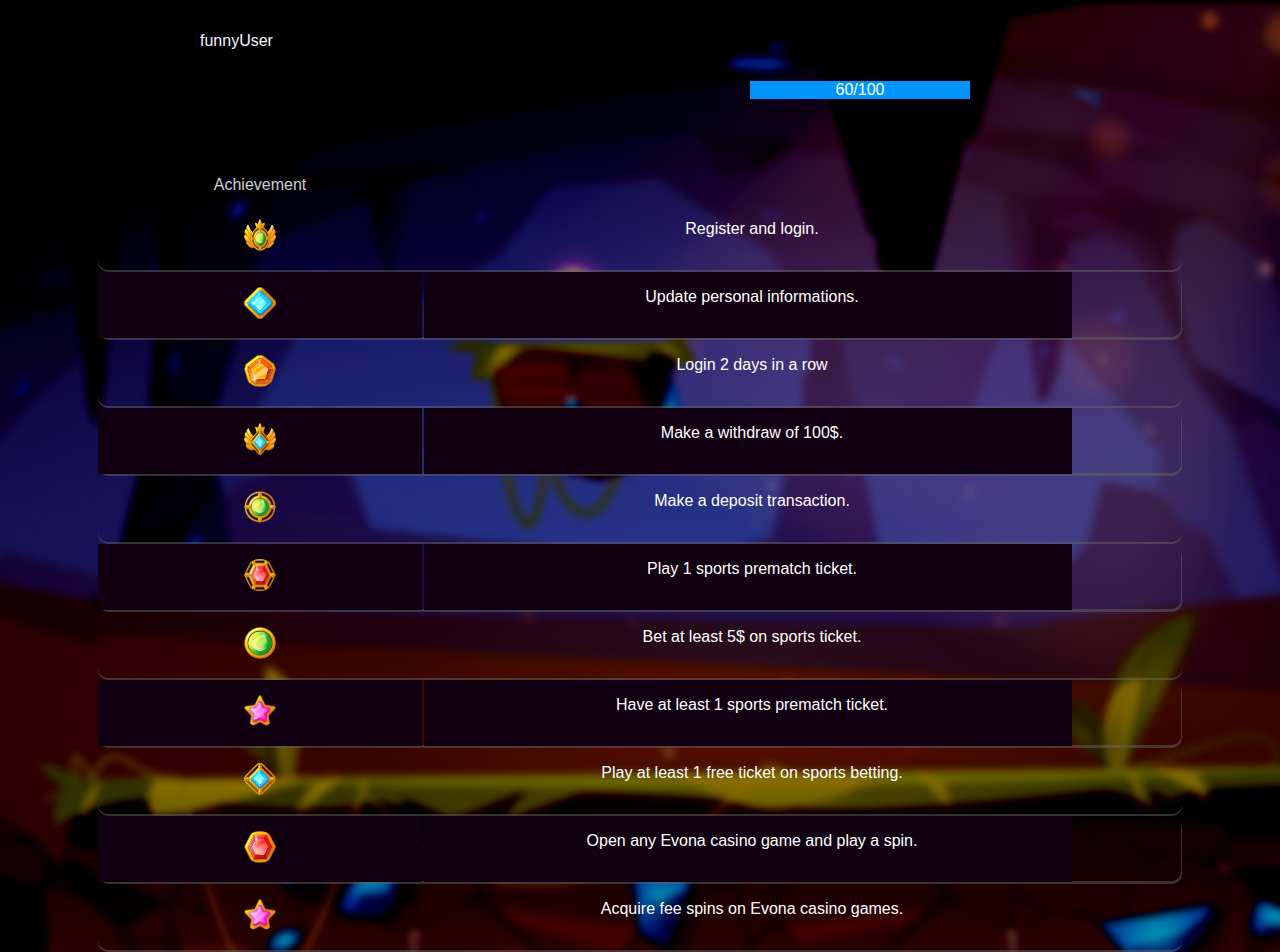
<file: src/main/resources/static/ach.html>
<!DOCTYPE html>
<html lang="en">
<head>
 <meta charset="UTF-8">
 <meta http-equiv="X-UA-Compatible" content="IE=edge">
 <meta name="viewport" content="width=device-width, initial-scale=1.0">
 <link rel="stylesheet" href="ach.css">
 <title>Hackathon</title>
</head>
<body background="assets\background.png">
 <div class="leaderboard">
  <header>funnyUser</header>

  <div class="row" style="display: flex;">
   <h2 class="column header-text" style=" float: left; width:50%">Achievements</h2>
   <div class="column" style=" float: left; width:50%">

    <div class="w3-light-grey">
     <div class="w3-grey" style="margin-top: 7%; margin-left: 25%; height:18px;width:50%; z-index: 2; color: white; background-color: #0094ff; text-align: center;">60/100</div>
   </div>
   
   </div>

  </div>

  </div>
      <table>
          <thead>
              <tr>
                  <td>
                   Achievement
                  </td>
                  <td>
                      
                  </td>
                  <td>
                      
                  </td>
              </tr>
          </thead>
          <tbody>
              <tr>
                  <td id="winner"><img src="assets\Asset 17@2x.png" alt=""></td>
                  <td><p> Register and login. </p></td>
                  
                  
              </tr>
              
              <tr>
                  <td id="runner-up"><img src="assets\Asset 11@2x.png" alt=""></td>
                  <td><p> Update personal informations.</p></td>
                 
              </tr>
              
              <tr>
                  <td id="second-runner-up"><img src="assets\Asset 7@2x.png" alt=""></td>
                  <td><p> Login 2 days in a row</p></td>
                  
                  
              </tr>
              
              <tr>
                  <td><img src="assets\Asset 9@2x.png" alt=""></td>
                  <td><p>  Make a withdraw of 100$.</p></td>
                  
              </tr>
              
              <tr>
                  <td><img src="assets\Asset 18@2x.png" alt=""></td>
                  <td><p> Make a deposit transaction.</p></td>
                  
                  
              </tr>

              <tr>
               <td><img src="assets\Asset 14@2x.png" alt=""></td>
               <td><p> Play 1 sports prematch ticket.</p></td>
               
              </tr>

              <tr>
               <td><img src="assets\Asset 19@2x.png" alt=""></td>
               <td><p> Bet at least 5$ on sports ticket.</p></td>
 
              </tr>

                <tr>
                    <td><img src="assets\Asset 3@2x.png" alt=""></td>
                    <td><p> Have at least 1 sports prematch ticket.</p></td>
  
                </tr>
                <tr>
                    <td><img src="assets\Asset 10@2x.png" alt=""></td>
                    <td><p> Play at least 1 free ticket on sports betting.</p></td>
      
                </tr>
                <tr>
                    <td><img src="assets\Asset 15@2x.png" alt=""></td>
                    <td><p> Open any Evona casino game and play a spin.</p></td>
      
                </tr>
                <tr>
                    <td><img src="assets\Asset 3@2x.png" alt=""></td>
                    <td><p> Acquire fee spins on Evona casino games.</p></td>
      
                </tr>

          </tbody>
      </table>
  </div>
</div>
 
</body>
</html>
</file>
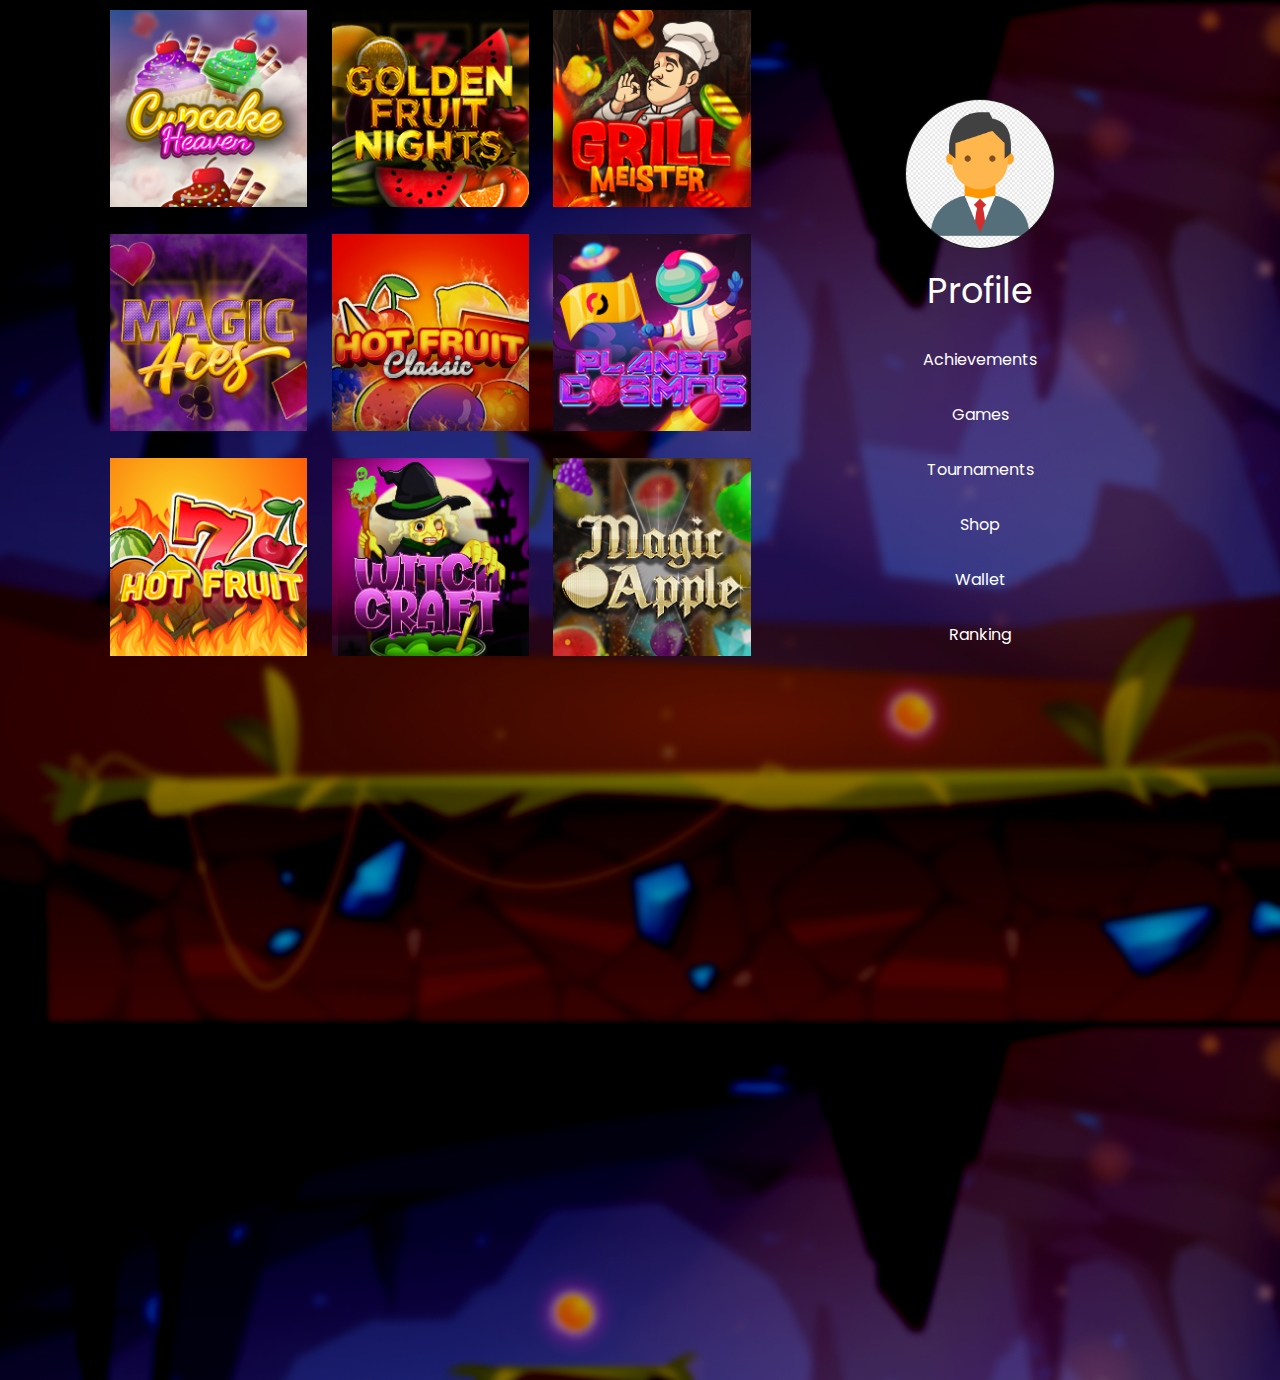
<file: src/main/resources/static/evona.html>
<!DOCTYPE html>
<html lang="en">
<head>
    <meta charset="UTF-8"/>
    <meta http-equiv="X-UA-Compatible" content="IE=edge"/>
    <meta name="viewport" content="width=device-width, initial-scale=1.0"/>
    <title>Document</title>
    <link rel="stylesheet" href="style.css"/>
    <script src="javasript.js" defer></script>
</head>
<body>
<div class="img-table">
    <img src="assets/cupcake.png" alt="">
    <img src="assets/GOLDEN FRUIT NIGHT.png" alt="">
    <img src="assets/GRILL MASTER.png" alt="">
    <img src="assets/magic aces.png" alt="">
    <img src="assets/hot fruit classic.png" alt="">
    <img src="assets/PLANET COSMOS.png" alt="">
    <img src="assets/HOT FRUIT.png" alt="">
    <img src="assets/WITCHCRAFT.png" alt="">
    <img src="assets/MAGIC APPLE.png" alt="">

</div>

<div class="row">
    <aside class="Providno" style="margin-top:-30%;">
        <div class="navbar">
            <div class="user-logo"><img src="assets/edvinslikauser.png"/></div>
            <nav>
                <ul>
                    <li id = "profileName" name="about" class="profil">Profile</li>
                    <li name="resume">Achievements</li>
                    <li name="contact">Games</li>
                    <li name="tournaments">Tournaments</li>
                    <li name="Shop">Shop</li>
                    <li name="Wallet">Wallet</li>
                    <li name="Ranking"><a style="text-decoration: none; color: white" href="ach.html">Ranking</a></li>

                </ul>
            </nav>
        </div>
    </aside>
    <main>
        <div class="card active home" data-home>
            <div class="title">Home Page</div>

        </div>
        <div class="card about" data-about>
            <div class="title">About Me Page</div>

        </div>
        <div class="card resume" data-resume>
            <div class="title">Resume Page</div>
            <div class="content">Content Goes Here</div>
        </div>
        <div class="card contact" data-contact>
            <div class="title">Contact Page</div>
            <div class="content">Content Goes Here</div>
        </div>
    </main>
</div>
<script>
    const showMessage = () => {
        alert("Hello JavaScript");
    };

</script>
</body>
<style>
    #Progress_Status {
        width: 100%;
        background-color: #ddd;
    }

    #myprogressBar {
        width: 100%;
        height: 20px;
        background-color: #4CAF50;
    }
</style>
</html>
</file>
<file: src/main/resources/static/ach.css>
body{
 font-family: sans-serif;
 margin: 0;
 background-color: #000;
 overflow-x: hidden;
}
.leaderboard{
 max-width: 55em;
 margin-right: auto;
 margin-left: auto;
 display: block;
 padding: 1em;
 padding-top: 2em;
}
header{
 color:aliceblue;
}

.description{
 display: inline-block;
 text-align: center;
 margin: 1em;
 color: white;
 transform: translateY(-5em);
}
.search{
 border-radius: 5px;
 border: none;
 background-color: transparent;
 border-bottom: #0aa989 2px solid;
 padding: .5em;
 font-size: 1em;
 color: white;
 
}
.search:focus{
 outline: none;
}
table{
 margin-top: 2em;
 height: 45em;
 width: 68em;
 color: white;
 margin-right: auto;
 margin-left: auto;
}
table thead{
 opacity: .8;
}
table img{
 width:2em;
 height: 2em;
 border-radius: 100%;

}
table td{
 max-width: 2em;
 padding: .5em;
 text-align: center;
}
tbody tr{
 box-shadow: 0 2px rgba(100,100,100,.5);
 border-radius: 10px;
}
tbody tr:hover{
 transform: scale(1.025);
 transition: .2s ease-in-out;
}
tbody tr td:nth-child(2) p{
 display: inline-block;
 transform: translateY(-.5em);
 padding-left: .5em;
 text-align: left;
}
table td:nth-child(2){
 max-width: 5em;
}
tbody tr:nth-child(even){
 background-color: rgb(17, 0, 17);
}
#winner{
 color: gold;
 font-weight: 800;
}
#runner-up{
 color: silver;
 font-weight: 800;

}
#second-runner-up{
 color: #cd7f32;
 font-weight: 800;
}
@media(max-width:860px){
 .leaderboard{
     padding: 0;
 }
 .theme-img{
     margin-right: auto;
     margin-left: auto;
     display: block;
 }
 .description{
     display: block;
     transform: translateY(0);
 }
 table{
     max-width: 100vw;
     overflow-x: scroll;

 }
}
</file>
<file: src/main/resources/static/style.css>
@import url("https://fonts.googleapis.com/css2?family=Poppins:wght@300&display=swap");
:root {
  --navbar-width: 300px;
  --color-light: #fff;
}
* {
  margin: 0;
  padding: 0;
  box-sizing: border-box;
  font-family: "Poppins", sans-serif;
}

body {
  height: 100vh;
  width: 100vw;
  display: flex;
  justify-content: right;
  align-items: right;
  padding: 0px 100px;
  overflow: hidden;
  background-image: url(assets/background.png);
}

.container {
  display: flex;
  box-shadow: 0px 0px 15px 2px #7d03035e;
  overflow: hidden;
}

main {
  overflow: hidden;
  width: 30px;
  
}

aside {
  width: var(--navbar-width);
  height: 1000px;
  margin-top:-30%!important;
  width: 400px;
  display: flex;
  align-items: center;
  justify-content: center;
}
.navbar {
  width: 50%;
  display: flex;
  flex-direction: column;
  
  
  align-items: center;
}
.user-logo {
  height: 150px;
  width: 150px;
}
.user-logo img {
  height: 100%;
  width: 100%;
  border: 1px double #1f1f1f;
  border-radius: 50%;
}
nav,
ul {
  width: 100%;
  text-align: center;
}
li {
  list-style: none;
  padding: 15px 10px;
  position: relative;
  letter-spacing: 0px;
  cursor: pointer;
  transition: all 300ms ease-in-out;
  transform: translateY(0px);
  color: white;
}
li:hover {
  letter-spacing: 1px;
  transform: translateY(1px);
  color: var(--color-light);
  font-weight: 600;
}
li::before {
  content: "";
  background:rgba(151, 0, 70, 0.727);
  height: 100%;
  position: absolute;
  left: 0;
  top: 0;
  width: 0%;
  z-index: -1;
  transition: width 300ms ease-in-out;
}

li:hover::before {
  width: 100%;
}
.card {
  height: 500px;
  padding: 30px;
  display: none;
  width: calc(100vw - 500px);
  color: var(--color-light);
  transform: translateX(-100%);
}
.card.active {
  display: block;
  animation: slide 500ms ease-in-out both;
}
.card .title {
  font-size: 2rem;
  border-bottom: 1px solid #ccc;
}
.card .content {
  font-size: 1.5rem;
}

.home {
  background: #282828;
}
.about {
  background: #11b4d1;
}
.resume {
  background: rgba(36, 4, 101, 0.75);
}
.contact {
  background: rgb(15, 150, 15);
}
.selectedLink {
  background: linear-gradient(100deg, violet, red);
  color: var(--color-light);
  font-weight: 600;
}

.img-table {
  width:980px;
  /* or whatever works */
}
.img-table img {
  width:29%;
  height:auto;
  display:inline;
  margin: 10px 1.5%; 
}


.profil{
  font-size: 35px ;

}
body {
  margin: 0
}

.container {
  display: flex; 
}
providno{
  color:  #11b4d1;
}
</file>
